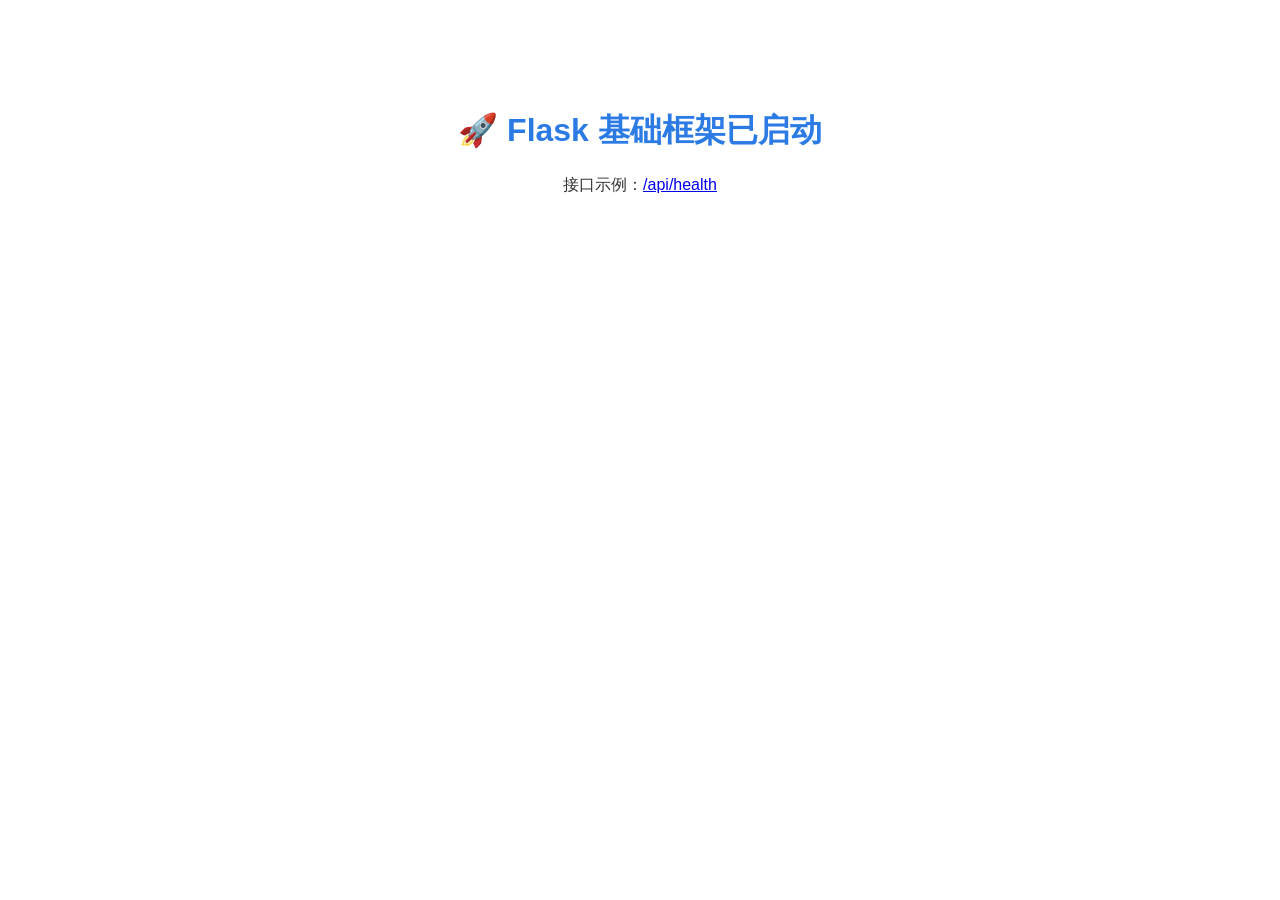
<file: templates/index.html>
<!DOCTYPE html>
<html lang="zh-CN">
<head>
    <meta charset="UTF-8">
    <title>Flask 基础框架</title>
    <style>
        body { font-family: sans-serif; text-align: center; padding-top: 80px; color: #333; }
        h1 { color: #2c7be5; }
    </style>
</head>
<body>
    <h1>🚀 Flask 基础框架已启动</h1>
    <p>接口示例：<a href="/api/health">/api/health</a></p>
</body>
</html>
</file>
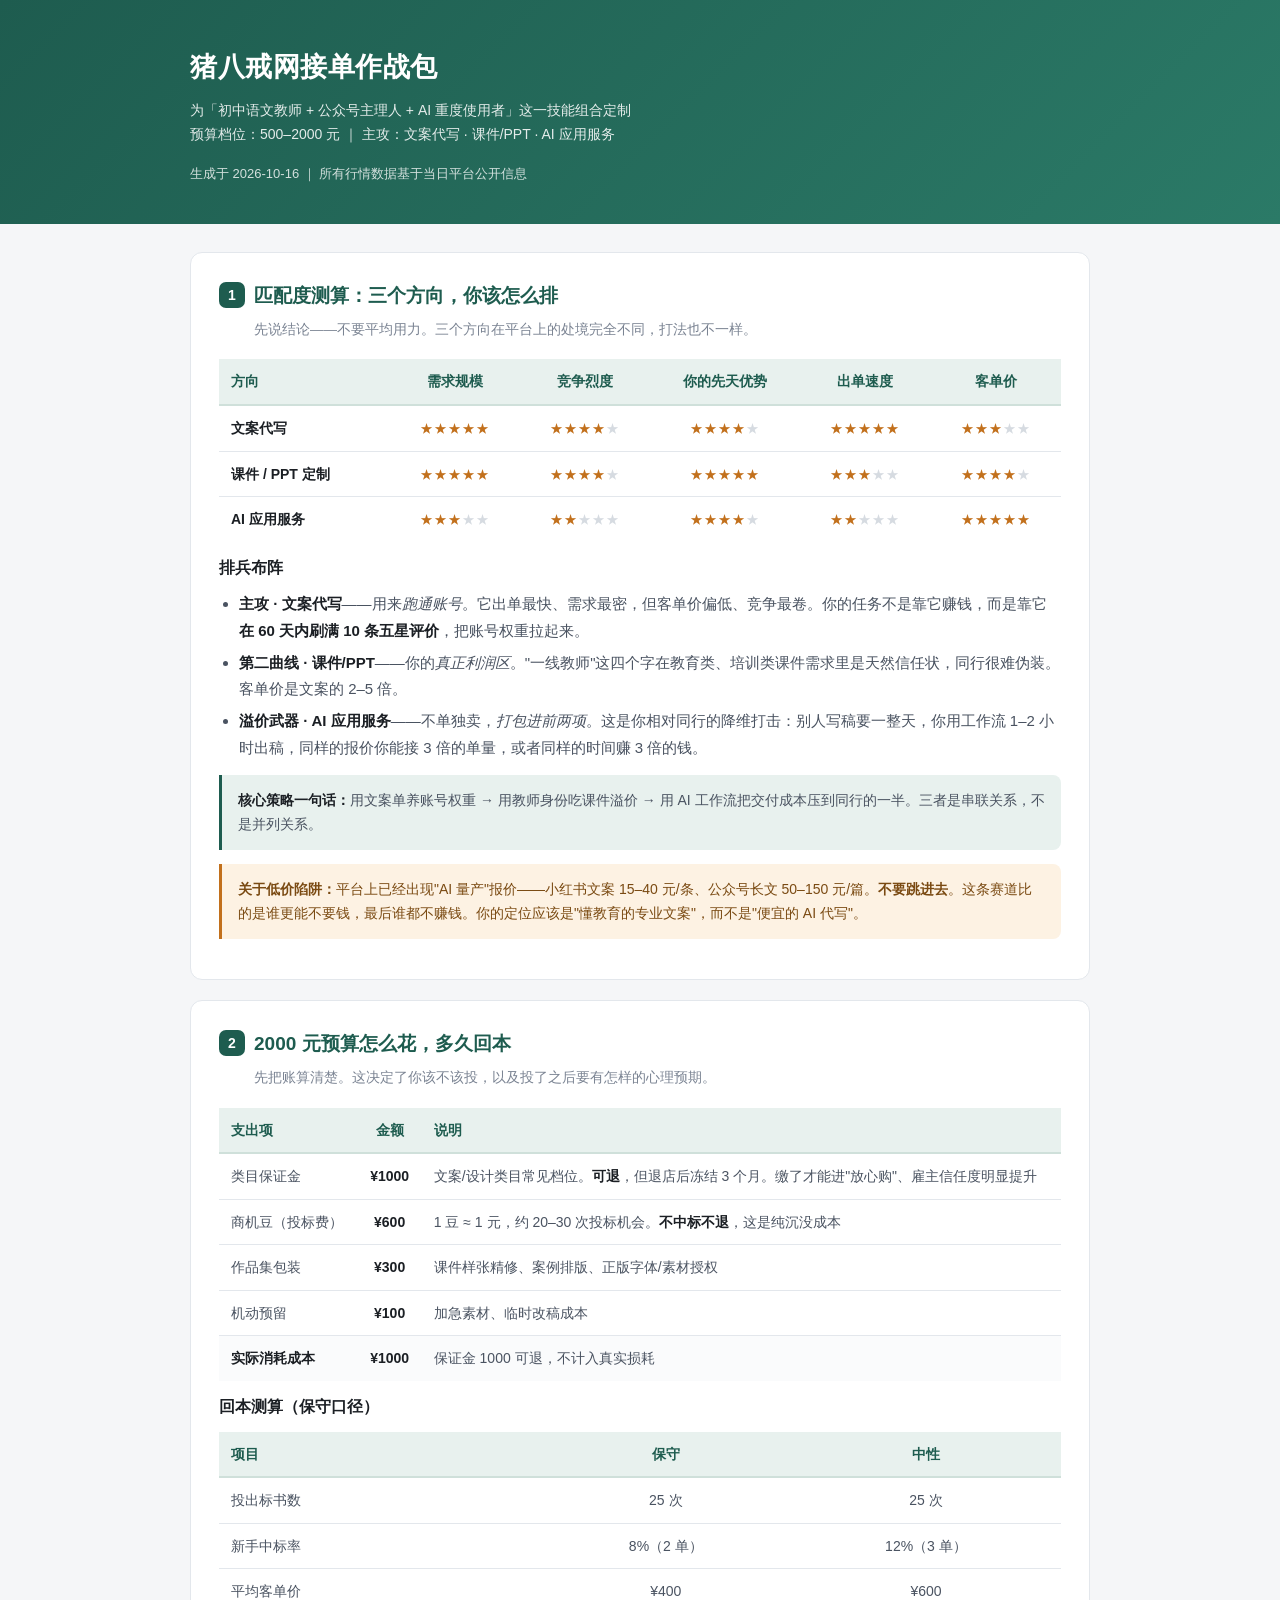
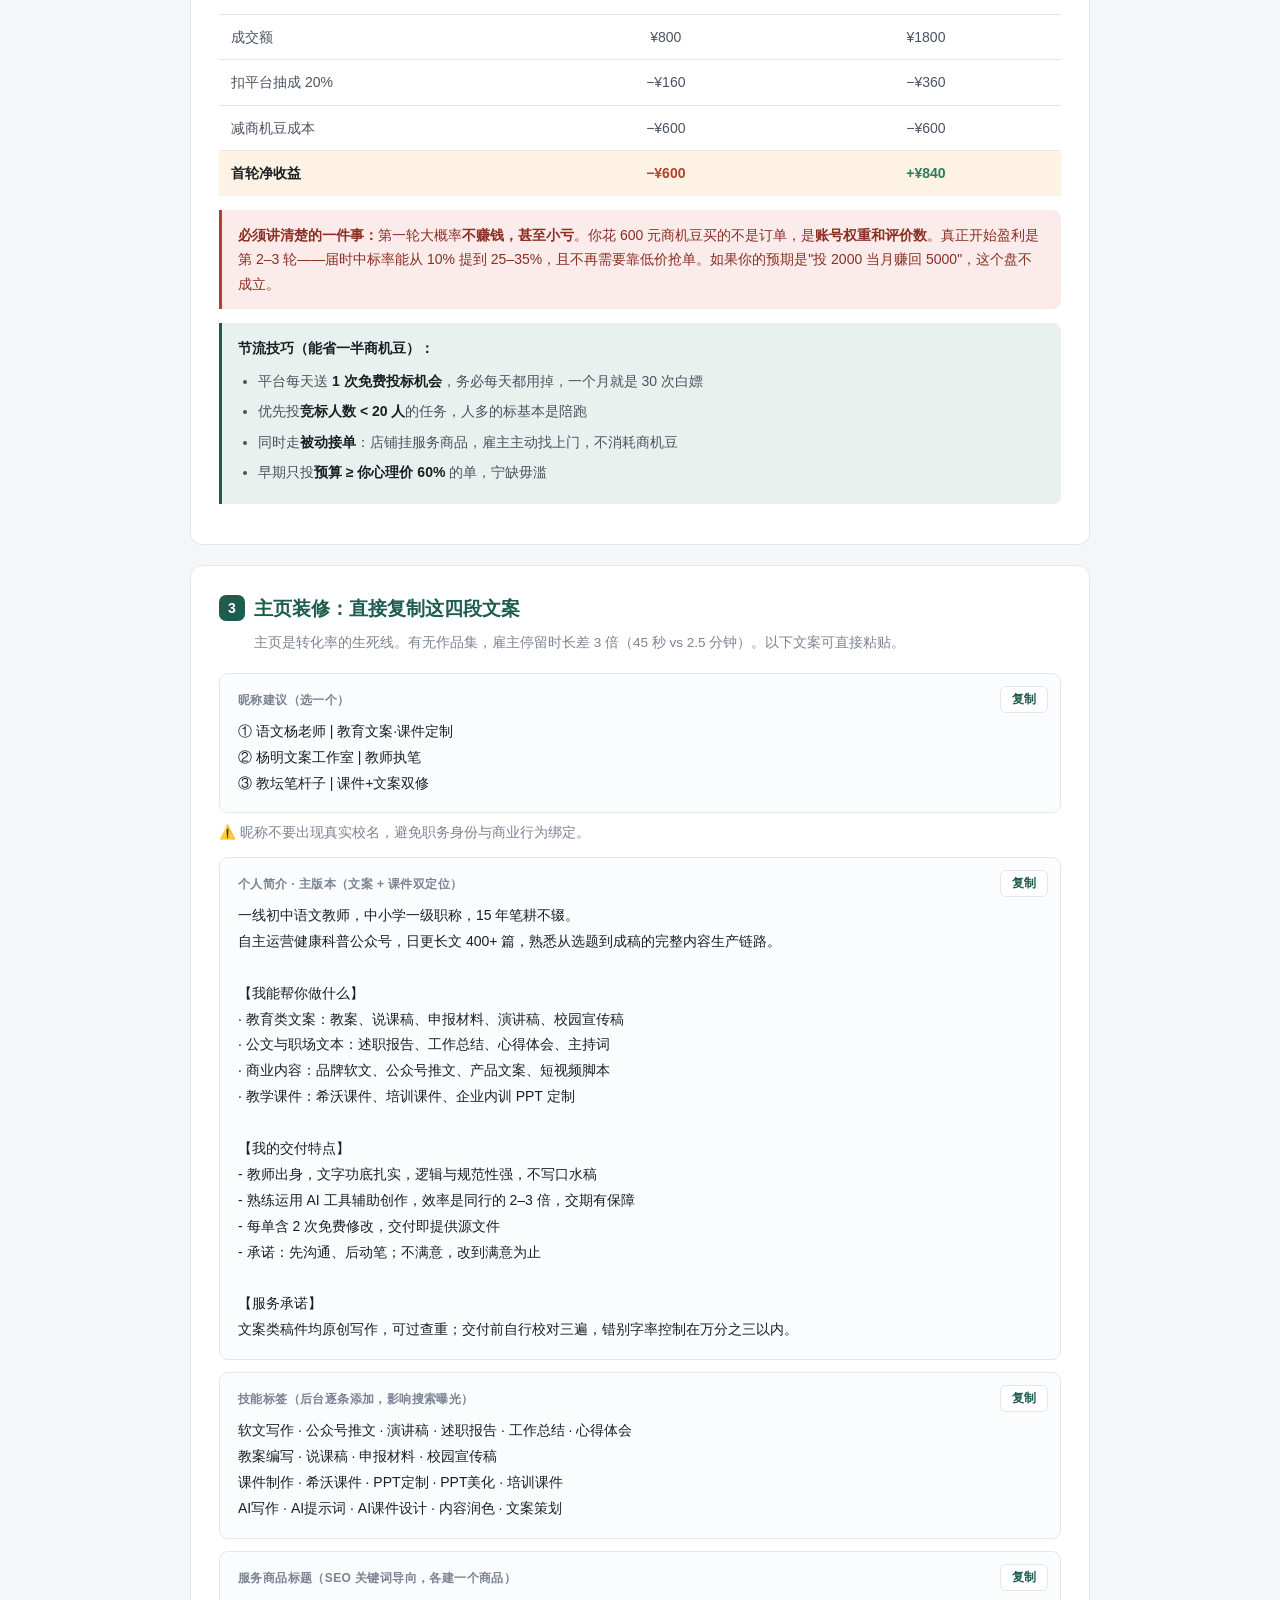
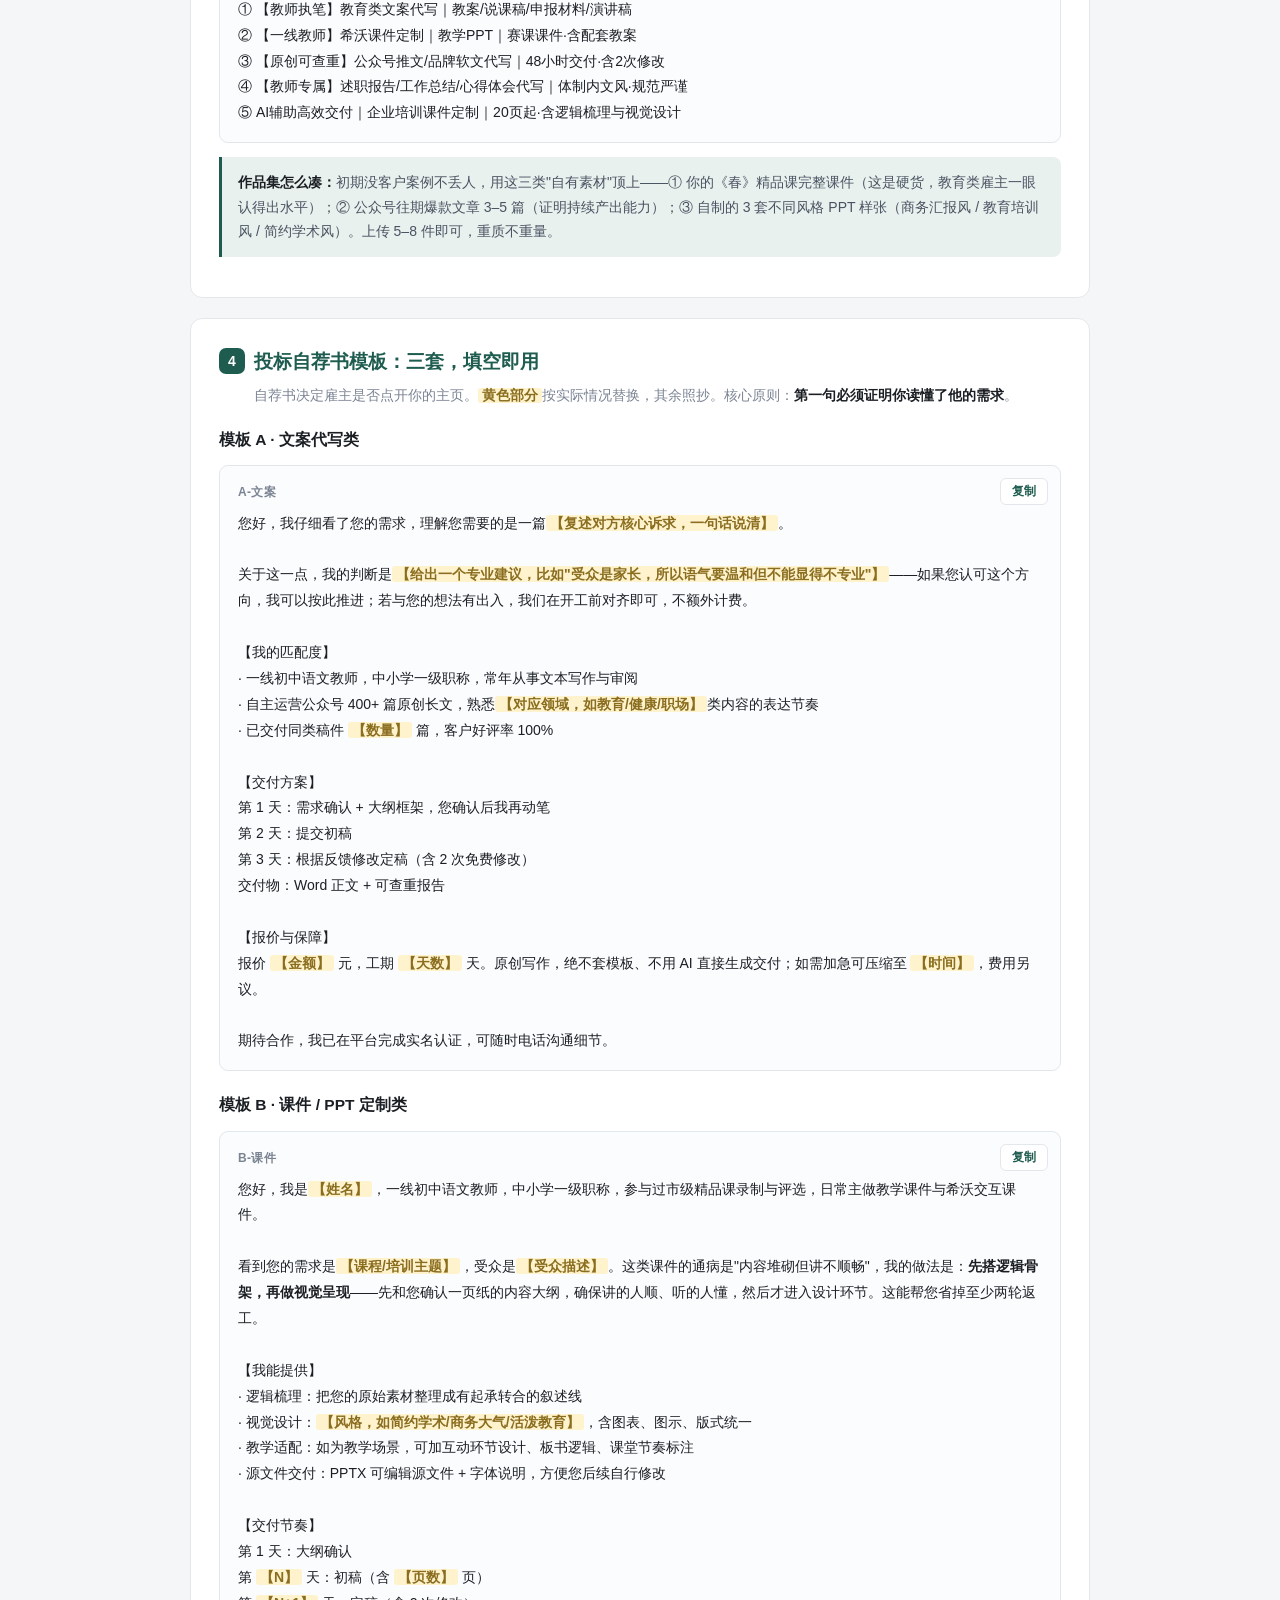
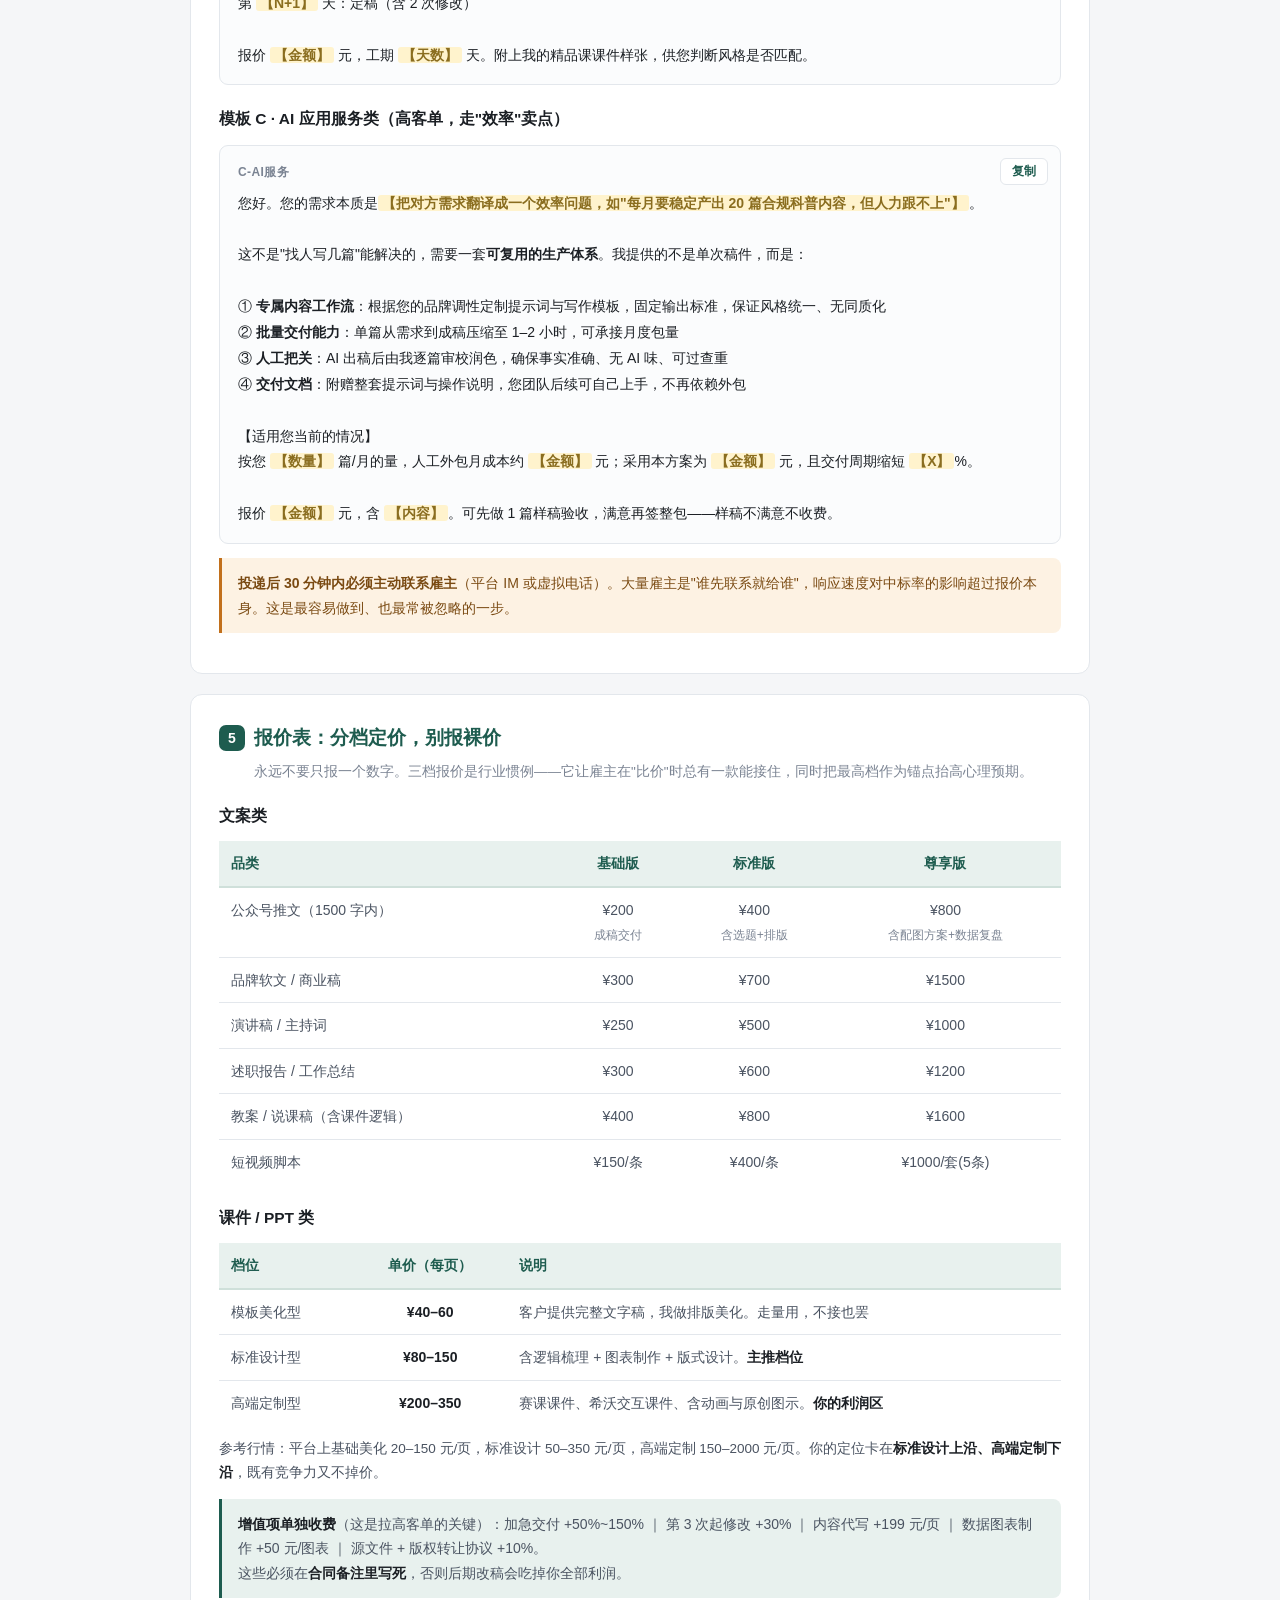
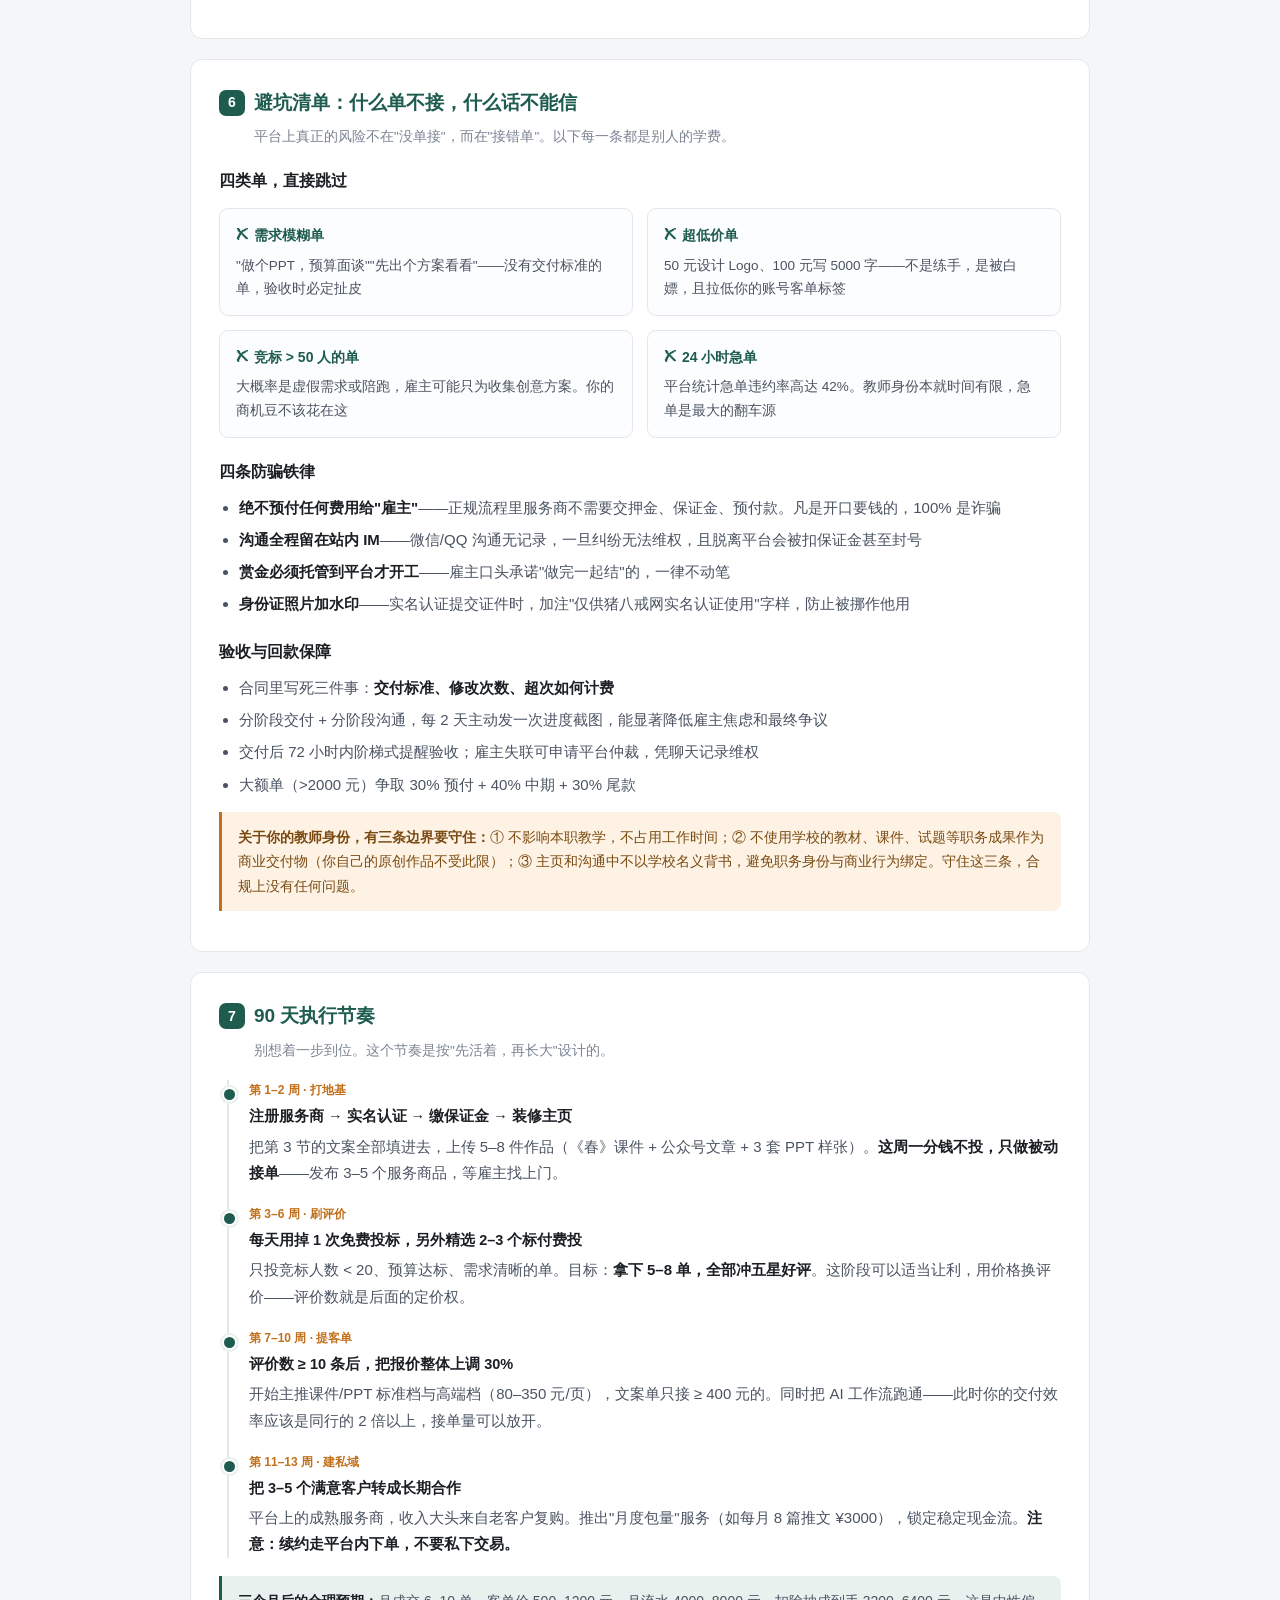
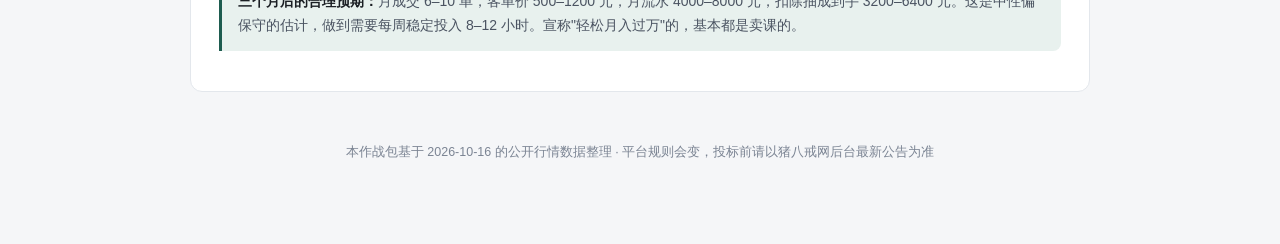
<file: zbj-toolkit/index.html>
<!DOCTYPE html>
<html lang="zh-CN">
<head>
<meta charset="UTF-8">
<meta name="viewport" content="width=device-width, initial-scale=1.0">
<title>猪八戒网接单作战包 · 杨明</title>
<style>
  :root{
    --bg:#f5f6f8;
    --card:#ffffff;
    --ink:#1b1f24;
    --ink-2:#4a5361;
    --ink-3:#7b8493;
    --line:#e3e7ec;
    --brand:#1e5c4f;
    --brand-soft:#e8f1ee;
    --accent:#c2701c;
    --accent-soft:#fdf2e3;
    --danger:#b3402f;
    --danger-soft:#fbeceb;
    --ok:#2f7a5b;
  }
  *{box-sizing:border-box;margin:0;padding:0}
  body{
    background:var(--bg);color:var(--ink);
    font-family:-apple-system,BlinkMacSystemFont,"Segoe UI","PingFang SC","Microsoft YaHei",sans-serif;
    line-height:1.75;font-size:15px;
    padding:0 0 80px;
  }
  .wrap{max-width:940px;margin:0 auto;padding:0 20px}

  header{
    background:linear-gradient(135deg,#1e5c4f 0%,#2b7a67 100%);
    color:#fff;padding:44px 0 38px;margin-bottom:28px;
  }
  header .wrap{display:block}
  h1{font-size:27px;font-weight:700;letter-spacing:.5px;margin-bottom:8px}
  .sub{font-size:14px;opacity:.88;line-height:1.7}
  .meta{margin-top:16px;font-size:13px;opacity:.8}

  section{
    background:var(--card);border:1px solid var(--line);border-radius:12px;
    padding:26px 28px;margin-bottom:20px;
  }
  h2{
    font-size:19px;font-weight:700;color:var(--brand);
    margin-bottom:6px;display:flex;align-items:center;gap:9px;
  }
  h2 .num{
    background:var(--brand);color:#fff;width:26px;height:26px;border-radius:7px;
    display:inline-flex;align-items:center;justify-content:center;
    font-size:14px;font-weight:600;flex:none;
  }
  .lead{color:var(--ink-3);font-size:13.5px;margin-bottom:18px;padding-left:35px}

  h3{font-size:15.5px;font-weight:650;margin:20px 0 10px;color:var(--ink)}
  h3:first-of-type{margin-top:4px}
  p{color:var(--ink-2);margin-bottom:10px}
  strong{color:var(--ink);font-weight:650}
  ul{margin:8px 0 10px 20px;color:var(--ink-2)}
  li{margin-bottom:6px}

  table{width:100%;border-collapse:collapse;margin:12px 0;font-size:14px}
  th{
    background:var(--brand-soft);color:var(--brand);font-weight:650;
    text-align:left;padding:10px 12px;border-bottom:2px solid #cfe0da;
  }
  td{padding:10px 12px;border-bottom:1px solid var(--line);color:var(--ink-2);vertical-align:top}
  tr:last-child td{border-bottom:none}
  td.num,th.num{text-align:center;white-space:nowrap}

  .stars{color:var(--accent);letter-spacing:1px;font-size:13px}
  .stars .off{color:#d6dbe1}

  .copy-box{
    position:relative;background:#fbfcfd;border:1px solid var(--line);
    border-radius:9px;padding:16px 18px;margin:12px 0;
  }
  .copy-box .label{
    font-size:12px;color:var(--ink-3);font-weight:600;letter-spacing:.4px;
    margin-bottom:8px;text-transform:uppercase;
  }
  .copy-box pre{
    white-space:pre-wrap;word-break:break-word;font-family:inherit;
    font-size:14px;color:var(--ink);line-height:1.85;
  }
  .copy-btn{
    position:absolute;top:12px;right:12px;
    background:var(--card);border:1px solid var(--line);color:var(--brand);
    font-size:12px;padding:4px 11px;border-radius:6px;cursor:pointer;
    font-weight:600;transition:.15s;
  }
  .copy-btn:hover{background:var(--brand);color:#fff;border-color:var(--brand)}
  .copy-btn.done{background:var(--ok);color:#fff;border-color:var(--ok)}

  .callout{
    border-left:3px solid var(--brand);background:var(--brand-soft);
    padding:13px 16px;border-radius:0 8px 8px 0;margin:14px 0;font-size:14px;color:var(--ink-2);
  }
  .callout.warn{border-left-color:var(--accent);background:var(--accent-soft);color:#7a4a12}
  .callout.stop{border-left-color:var(--danger);background:var(--danger-soft);color:#8a2f22}
  .callout b{color:var(--ink)}
  .callout.warn b{color:#7a4a12}
  .callout.stop b{color:#8a2f22}

  .grid2{display:grid;grid-template-columns:1fr 1fr;gap:14px;margin:14px 0}
  .mini{
    border:1px solid var(--line);border-radius:9px;padding:14px 16px;background:#fcfdfe;
  }
  .mini h4{font-size:14px;color:var(--brand);margin-bottom:6px;font-weight:650}
  .mini p{font-size:13.5px;margin:0;color:var(--ink-2)}

  .tag{
    display:inline-block;background:var(--brand-soft);color:var(--brand);
    font-size:12.5px;padding:3px 10px;border-radius:20px;margin:3px 5px 3px 0;font-weight:600;
  }
  .tag.grey{background:#eef0f3;color:var(--ink-3)}

  .money{font-variant-numeric:tabular-nums;font-weight:650;color:var(--ink)}

  .timeline{border-left:2px solid var(--line);padding-left:20px;margin-left:8px}
  .tl-item{position:relative;margin-bottom:18px}
  .tl-item::before{
    content:'';position:absolute;left:-27px;top:7px;width:11px;height:11px;
    border-radius:50%;background:var(--brand);border:2px solid #fff;box-shadow:0 0 0 2px var(--brand-soft);
  }
  .tl-item h4{font-size:14.5px;color:var(--ink);margin-bottom:4px}
  .tl-item .when{font-size:12px;color:var(--accent);font-weight:650;margin-bottom:3px}

  .fill{background:#fff3cd;padding:0 4px;border-radius:3px;color:#8a6d1f;font-weight:600}

  footer{text-align:center;color:var(--ink-3);font-size:12.5px;padding:30px 20px 0}

  @media(max-width:680px){
    .grid2{grid-template-columns:1fr}
    section{padding:20px 18px}
    h1{font-size:22px}
    .lead{padding-left:0}
  }
</style>
</head>
<body>

<header>
  <div class="wrap">
    <h1>猪八戒网接单作战包</h1>
    <div class="sub">为「初中语文教师 + 公众号主理人 + AI 重度使用者」这一技能组合定制<br>
    预算档位：500–2000 元 ｜ 主攻：文案代写 · 课件/PPT · AI 应用服务</div>
    <div class="meta">生成于 2026-10-16 ｜ 所有行情数据基于当日平台公开信息</div>
  </div>
</header>

<div class="wrap">

<!-- 1 -->
<section>
  <h2><span class="num">1</span>匹配度测算：三个方向，你该怎么排</h2>
  <div class="lead">先说结论——不要平均用力。三个方向在平台上的处境完全不同，打法也不一样。</div>

  <table>
    <tr>
      <th>方向</th><th class="num">需求规模</th><th class="num">竞争烈度</th>
      <th class="num">你的先天优势</th><th class="num">出单速度</th><th class="num">客单价</th>
    </tr>
    <tr>
      <td><strong>文案代写</strong></td>
      <td class="num"><span class="stars">★★★★★</span></td>
      <td class="num"><span class="stars">★★★★<span class="off">★</span></span></td>
      <td class="num"><span class="stars">★★★★<span class="off">★</span></span></td>
      <td class="num"><span class="stars">★★★★★</span></td>
      <td class="num"><span class="stars">★★★<span class="off">★★</span></span></td>
    </tr>
    <tr>
      <td><strong>课件 / PPT 定制</strong></td>
      <td class="num"><span class="stars">★★★★★</span></td>
      <td class="num"><span class="stars">★★★★<span class="off">★</span></span></td>
      <td class="num"><span class="stars">★★★★★</span></td>
      <td class="num"><span class="stars">★★★<span class="off">★★</span></span></td>
      <td class="num"><span class="stars">★★★★<span class="off">★</span></span></td>
    </tr>
    <tr>
      <td><strong>AI 应用服务</strong></td>
      <td class="num"><span class="stars">★★★<span class="off">★★</span></span></td>
      <td class="num"><span class="stars">★★<span class="off">★★★</span></span></td>
      <td class="num"><span class="stars">★★★★<span class="off">★</span></span></td>
      <td class="num"><span class="stars">★★<span class="off">★★★</span></span></td>
      <td class="num"><span class="stars">★★★★★</span></td>
    </tr>
  </table>

  <h3>排兵布阵</h3>
  <ul>
    <li><strong>主攻 · 文案代写</strong>——用来<em>跑通账号</em>。它出单最快、需求最密，但客单价偏低、竞争最卷。你的任务不是靠它赚钱，而是靠它<strong>在 60 天内刷满 10 条五星评价</strong>，把账号权重拉起来。</li>
    <li><strong>第二曲线 · 课件/PPT</strong>——你的<em>真正利润区</em>。"一线教师"这四个字在教育类、培训类课件需求里是天然信任状，同行很难伪装。客单价是文案的 2–5 倍。</li>
    <li><strong>溢价武器 · AI 应用服务</strong>——不单独卖，<em>打包进前两项</em>。这是你相对同行的降维打击：别人写稿要一整天，你用工作流 1–2 小时出稿，同样的报价你能接 3 倍的单量，或者同样的时间赚 3 倍的钱。</li>
  </ul>

  <div class="callout">
    <b>核心策略一句话：</b>用文案单养账号权重 → 用教师身份吃课件溢价 → 用 AI 工作流把交付成本压到同行的一半。三者是串联关系，不是并列关系。
  </div>

  <div class="callout warn">
    <b>关于低价陷阱：</b>平台上已经出现"AI 量产"报价——小红书文案 15–40 元/条、公众号长文 50–150 元/篇。<b>不要跳进去</b>。这条赛道比的是谁更能不要钱，最后谁都不赚钱。你的定位应该是"懂教育的专业文案"，而不是"便宜的 AI 代写"。
  </div>
</section>

<!-- 2 -->
<section>
  <h2><span class="num">2</span>2000 元预算怎么花，多久回本</h2>
  <div class="lead">先把账算清楚。这决定了你该不该投，以及投了之后要有怎样的心理预期。</div>

  <table>
    <tr><th>支出项</th><th class="num">金额</th><th>说明</th></tr>
    <tr><td>类目保证金</td><td class="num"><span class="money">¥1000</span></td><td>文案/设计类目常见档位。<strong>可退</strong>，但退店后冻结 3 个月。缴了才能进"放心购"、雇主信任度明显提升</td></tr>
    <tr><td>商机豆（投标费）</td><td class="num"><span class="money">¥600</span></td><td>1 豆 ≈ 1 元，约 20–30 次投标机会。<strong>不中标不退</strong>，这是纯沉没成本</td></tr>
    <tr><td>作品集包装</td><td class="num"><span class="money">¥300</span></td><td>课件样张精修、案例排版、正版字体/素材授权</td></tr>
    <tr><td>机动预留</td><td class="num"><span class="money">¥100</span></td><td>加急素材、临时改稿成本</td></tr>
    <tr style="background:#fafbfc"><td><strong>实际消耗成本</strong></td><td class="num"><span class="money">¥1000</span></td><td>保证金 1000 可退，不计入真实损耗</td></tr>
  </table>

  <h3>回本测算（保守口径）</h3>
  <table>
    <tr><th>项目</th><th class="num">保守</th><th class="num">中性</th></tr>
    <tr><td>投出标书数</td><td class="num">25 次</td><td class="num">25 次</td></tr>
    <tr><td>新手中标率</td><td class="num">8%（2 单）</td><td class="num">12%（3 单）</td></tr>
    <tr><td>平均客单价</td><td class="num">¥400</td><td class="num">¥600</td></tr>
    <tr><td>成交额</td><td class="num">¥800</td><td class="num">¥1800</td></tr>
    <tr><td>扣平台抽成 20%</td><td class="num">−¥160</td><td class="num">−¥360</td></tr>
    <tr><td>减商机豆成本</td><td class="num">−¥600</td><td class="num">−¥600</td></tr>
    <tr style="background:var(--accent-soft)"><td><strong>首轮净收益</strong></td><td class="num"><strong style="color:#b3402f">−¥600</strong></td><td class="num"><strong style="color:#2f7a5b">+¥840</strong></td></tr>
  </table>

  <div class="callout stop">
    <b>必须讲清楚的一件事：</b>第一轮大概率<b>不赚钱，甚至小亏</b>。你花 600 元商机豆买的不是订单，是<b>账号权重和评价数</b>。真正开始盈利是第 2–3 轮——届时中标率能从 10% 提到 25–35%，且不再需要靠低价抢单。如果你的预期是"投 2000 当月赚回 5000"，这个盘不成立。
  </div>

  <div class="callout">
    <b>节流技巧（能省一半商机豆）：</b>
    <ul style="margin-bottom:0">
      <li>平台每天送 <strong>1 次免费投标机会</strong>，务必每天都用掉，一个月就是 30 次白嫖</li>
      <li>优先投<strong>竞标人数 &lt; 20 人</strong>的任务，人多的标基本是陪跑</li>
      <li>同时走<strong>被动接单</strong>：店铺挂服务商品，雇主主动找上门，不消耗商机豆</li>
      <li>早期只投<strong>预算 ≥ 你心理价 60%</strong> 的单，宁缺毋滥</li>
    </ul>
  </div>
</section>

<!-- 3 -->
<section>
  <h2><span class="num">3</span>主页装修：直接复制这四段文案</h2>
  <div class="lead">主页是转化率的生死线。有无作品集，雇主停留时长差 3 倍（45 秒 vs 2.5 分钟）。以下文案可直接粘贴。</div>

  <div class="copy-box">
    <button class="copy-btn" onclick="cp(this)">复制</button>
    <div class="label">昵称建议（选一个）</div>
    <pre>① 语文杨老师 | 教育文案·课件定制
② 杨明文案工作室 | 教师执笔
③ 教坛笔杆子 | 课件+文案双修</pre>
  </div>
  <p style="font-size:13.5px;color:var(--ink-3);margin-top:-4px">⚠️ 昵称不要出现真实校名，避免职务身份与商业行为绑定。</p>

  <div class="copy-box">
    <button class="copy-btn" onclick="cp(this)">复制</button>
    <div class="label">个人简介 · 主版本（文案 + 课件双定位）</div>
    <pre>一线初中语文教师，中小学一级职称，15 年笔耕不辍。
自主运营健康科普公众号，日更长文 400+ 篇，熟悉从选题到成稿的完整内容生产链路。

【我能帮你做什么】
· 教育类文案：教案、说课稿、申报材料、演讲稿、校园宣传稿
· 公文与职场文本：述职报告、工作总结、心得体会、主持词
· 商业内容：品牌软文、公众号推文、产品文案、短视频脚本
· 教学课件：希沃课件、培训课件、企业内训 PPT 定制

【我的交付特点】
- 教师出身，文字功底扎实，逻辑与规范性强，不写口水稿
- 熟练运用 AI 工具辅助创作，效率是同行的 2–3 倍，交期有保障
- 每单含 2 次免费修改，交付即提供源文件
- 承诺：先沟通、后动笔；不满意，改到满意为止

【服务承诺】
文案类稿件均原创写作，可过查重；交付前自行校对三遍，错别字率控制在万分之三以内。</pre>
  </div>

  <div class="copy-box">
    <button class="copy-btn" onclick="cp(this)">复制</button>
    <div class="label">技能标签（后台逐条添加，影响搜索曝光）</div>
    <pre>软文写作 · 公众号推文 · 演讲稿 · 述职报告 · 工作总结 · 心得体会
教案编写 · 说课稿 · 申报材料 · 校园宣传稿
课件制作 · 希沃课件 · PPT定制 · PPT美化 · 培训课件
AI写作 · AI提示词 · AI课件设计 · 内容润色 · 文案策划</pre>
  </div>

  <div class="copy-box">
    <button class="copy-btn" onclick="cp(this)">复制</button>
    <div class="label">服务商品标题（SEO 关键词导向，各建一个商品）</div>
    <pre>① 【教师执笔】教育类文案代写｜教案/说课稿/申报材料/演讲稿
② 【一线教师】希沃课件定制｜教学PPT｜赛课课件·含配套教案
③ 【原创可查重】公众号推文/品牌软文代写｜48小时交付·含2次修改
④ 【教师专属】述职报告/工作总结/心得体会代写｜体制内文风·规范严谨
⑤ AI辅助高效交付｜企业培训课件定制｜20页起·含逻辑梳理与视觉设计</pre>
  </div>

  <div class="callout">
    <b>作品集怎么凑：</b>初期没客户案例不丢人，用这三类"自有素材"顶上——① 你的《春》精品课完整课件（这是硬货，教育类雇主一眼认得出水平）；② 公众号往期爆款文章 3–5 篇（证明持续产出能力）；③ 自制的 3 套不同风格 PPT 样张（商务汇报风 / 教育培训风 / 简约学术风）。上传 5–8 件即可，重质不重量。
  </div>
</section>

<!-- 4 -->
<section>
  <h2><span class="num">4</span>投标自荐书模板：三套，填空即用</h2>
  <div class="lead">自荐书决定雇主是否点开你的主页。<span class="fill">黄色部分</span>按实际情况替换，其余照抄。核心原则：<strong>第一句必须证明你读懂了他的需求</strong>。</div>

  <h3>模板 A · 文案代写类</h3>
  <div class="copy-box">
    <button class="copy-btn" onclick="cp(this)">复制</button>
    <div class="label">A-文案</div>
    <pre>您好，我仔细看了您的需求，理解您需要的是一篇<span class="fill">【复述对方核心诉求，一句话说清】</span>。

关于这一点，我的判断是<span class="fill">【给出一个专业建议，比如"受众是家长，所以语气要温和但不能显得不专业"】</span>——如果您认可这个方向，我可以按此推进；若与您的想法有出入，我们在开工前对齐即可，不额外计费。

【我的匹配度】
· 一线初中语文教师，中小学一级职称，常年从事文本写作与审阅
· 自主运营公众号 400+ 篇原创长文，熟悉<span class="fill">【对应领域，如教育/健康/职场】</span>类内容的表达节奏
· 已交付同类稿件 <span class="fill">【数量】</span> 篇，客户好评率 100%

【交付方案】
第 1 天：需求确认 + 大纲框架，您确认后我再动笔
第 2 天：提交初稿
第 3 天：根据反馈修改定稿（含 2 次免费修改）
交付物：Word 正文 + 可查重报告

【报价与保障】
报价 <span class="fill">【金额】</span> 元，工期 <span class="fill">【天数】</span> 天。原创写作，绝不套模板、不用 AI 直接生成交付；如需加急可压缩至 <span class="fill">【时间】</span>，费用另议。

期待合作，我已在平台完成实名认证，可随时电话沟通细节。</pre>
  </div>

  <h3>模板 B · 课件 / PPT 定制类</h3>
  <div class="copy-box">
    <button class="copy-btn" onclick="cp(this)">复制</button>
    <div class="label">B-课件</div>
    <pre>您好，我是<span class="fill">【姓名】</span>，一线初中语文教师，中小学一级职称，参与过市级精品课录制与评选，日常主做教学课件与希沃交互课件。

看到您的需求是<span class="fill">【课程/培训主题】</span>，受众是<span class="fill">【受众描述】</span>。这类课件的通病是"内容堆砌但讲不顺畅"，我的做法是：<strong>先搭逻辑骨架，再做视觉呈现</strong>——先和您确认一页纸的内容大纲，确保讲的人顺、听的人懂，然后才进入设计环节。这能帮您省掉至少两轮返工。

【我能提供】
· 逻辑梳理：把您的原始素材整理成有起承转合的叙述线
· 视觉设计：<span class="fill">【风格，如简约学术/商务大气/活泼教育】</span>，含图表、图示、版式统一
· 教学适配：如为教学场景，可加互动环节设计、板书逻辑、课堂节奏标注
· 源文件交付：PPTX 可编辑源文件 + 字体说明，方便您后续自行修改

【交付节奏】
第 1 天：大纲确认
第 <span class="fill">【N】</span> 天：初稿（含 <span class="fill">【页数】</span> 页）
第 <span class="fill">【N+1】</span> 天：定稿（含 2 次修改）

报价 <span class="fill">【金额】</span> 元，工期 <span class="fill">【天数】</span> 天。附上我的精品课课件样张，供您判断风格是否匹配。</pre>
  </div>

  <h3>模板 C · AI 应用服务类（高客单，走"效率"卖点）</h3>
  <div class="copy-box">
    <button class="copy-btn" onclick="cp(this)">复制</button>
    <div class="label">C-AI服务</div>
    <pre>您好。您的需求本质是<span class="fill">【把对方需求翻译成一个效率问题，如"每月要稳定产出 20 篇合规科普内容，但人力跟不上"】</span>。

这不是"找人写几篇"能解决的，需要一套<strong>可复用的生产体系</strong>。我提供的不是单次稿件，而是：

① <strong>专属内容工作流</strong>：根据您的品牌调性定制提示词与写作模板，固定输出标准，保证风格统一、无同质化
② <strong>批量交付能力</strong>：单篇从需求到成稿压缩至 1–2 小时，可承接月度包量
③ <strong>人工把关</strong>：AI 出稿后由我逐篇审校润色，确保事实准确、无 AI 味、可过查重
④ <strong>交付文档</strong>：附赠整套提示词与操作说明，您团队后续可自己上手，不再依赖外包

【适用您当前的情况】
按您 <span class="fill">【数量】</span> 篇/月的量，人工外包月成本约 <span class="fill">【金额】</span> 元；采用本方案为 <span class="fill">【金额】</span> 元，且交付周期缩短 <span class="fill">【X】</span>%。

报价 <span class="fill">【金额】</span> 元，含 <span class="fill">【内容】</span>。可先做 1 篇样稿验收，满意再签整包——样稿不满意不收费。</pre>
  </div>

  <div class="callout warn">
    <b>投递后 30 分钟内必须主动联系雇主</b>（平台 IM 或虚拟电话）。大量雇主是"谁先联系就给谁"，响应速度对中标率的影响超过报价本身。这是最容易做到、也最常被忽略的一步。
  </div>
</section>

<!-- 5 -->
<section>
  <h2><span class="num">5</span>报价表：分档定价，别报裸价</h2>
  <div class="lead">永远不要只报一个数字。三档报价是行业惯例——它让雇主在"比价"时总有一款能接住，同时把最高档作为锚点抬高心理预期。</div>

  <h3>文案类</h3>
  <table>
    <tr><th>品类</th><th class="num">基础版</th><th class="num">标准版</th><th class="num">尊享版</th></tr>
    <tr><td>公众号推文（1500 字内）</td><td class="num">¥200<br><span style="font-size:12px;color:#7b8493">成稿交付</span></td><td class="num">¥400<br><span style="font-size:12px;color:#7b8493">含选题+排版</span></td><td class="num">¥800<br><span style="font-size:12px;color:#7b8493">含配图方案+数据复盘</span></td></tr>
    <tr><td>品牌软文 / 商业稿</td><td class="num">¥300</td><td class="num">¥700</td><td class="num">¥1500</td></tr>
    <tr><td>演讲稿 / 主持词</td><td class="num">¥250</td><td class="num">¥500</td><td class="num">¥1000</td></tr>
    <tr><td>述职报告 / 工作总结</td><td class="num">¥300</td><td class="num">¥600</td><td class="num">¥1200</td></tr>
    <tr><td>教案 / 说课稿（含课件逻辑）</td><td class="num">¥400</td><td class="num">¥800</td><td class="num">¥1600</td></tr>
    <tr><td>短视频脚本</td><td class="num">¥150/条</td><td class="num">¥400/条</td><td class="num">¥1000/套(5条)</td></tr>
  </table>

  <h3>课件 / PPT 类</h3>
  <table>
    <tr><th>档位</th><th class="num">单价（每页）</th><th>说明</th></tr>
    <tr><td>模板美化型</td><td class="num"><span class="money">¥40–60</span></td><td>客户提供完整文字稿，我做排版美化。走量用，不接也罢</td></tr>
    <tr><td>标准设计型</td><td class="num"><span class="money">¥80–150</span></td><td>含逻辑梳理 + 图表制作 + 版式设计。<strong>主推档位</strong></td></tr>
    <tr><td>高端定制型</td><td class="num"><span class="money">¥200–350</span></td><td>赛课课件、希沃交互课件、含动画与原创图示。<strong>你的利润区</strong></td></tr>
  </table>
  <p style="font-size:13.5px">参考行情：平台上基础美化 20–150 元/页，标准设计 50–350 元/页，高端定制 150–2000 元/页。你的定位卡在<strong>标准设计上沿、高端定制下沿</strong>，既有竞争力又不掉价。</p>

  <div class="callout">
    <b>增值项单独收费</b>（这是拉高客单的关键）：加急交付 +50%~150% ｜ 第 3 次起修改 +30% ｜ 内容代写 +199 元/页 ｜ 数据图表制作 +50 元/图表 ｜ 源文件 + 版权转让协议 +10%。<br>
    这些必须在<strong>合同备注里写死</strong>，否则后期改稿会吃掉你全部利润。
  </div>
</section>

<!-- 6 -->
<section>
  <h2><span class="num">6</span>避坑清单：什么单不接，什么话不能信</h2>
  <div class="lead">平台上真正的风险不在"没单接"，而在"接错单"。以下每一条都是别人的学费。</div>

  <h3>四类单，直接跳过</h3>
  <div class="grid2">
    <div class="mini"><h4>✗ 需求模糊单</h4><p>"做个PPT，预算面谈""先出个方案看看"——没有交付标准的单，验收时必定扯皮</p></div>
    <div class="mini"><h4>✗ 超低价单</h4><p>50 元设计 Logo、100 元写 5000 字——不是练手，是被白嫖，且拉低你的账号客单标签</p></div>
    <div class="mini"><h4>✗ 竞标 &gt; 50 人的单</h4><p>大概率是虚假需求或陪跑，雇主可能只为收集创意方案。你的商机豆不该花在这</p></div>
    <div class="mini"><h4>✗ 24 小时急单</h4><p>平台统计急单违约率高达 42%。教师身份本就时间有限，急单是最大的翻车源</p></div>
  </div>

  <h3>四条防骗铁律</h3>
  <ul>
    <li><strong>绝不预付任何费用给"雇主"</strong>——正规流程里服务商不需要交押金、保证金、预付款。凡是开口要钱的，100% 是诈骗</li>
    <li><strong>沟通全程留在站内 IM</strong>——微信/QQ 沟通无记录，一旦纠纷无法维权，且脱离平台会被扣保证金甚至封号</li>
    <li><strong>赏金必须托管到平台才开工</strong>——雇主口头承诺"做完一起结"的，一律不动笔</li>
    <li><strong>身份证照片加水印</strong>——实名认证提交证件时，加注"仅供猪八戒网实名认证使用"字样，防止被挪作他用</li>
  </ul>

  <h3>验收与回款保障</h3>
  <ul>
    <li>合同里写死三件事：<strong>交付标准、修改次数、超次如何计费</strong></li>
    <li>分阶段交付 + 分阶段沟通，每 2 天主动发一次进度截图，能显著降低雇主焦虑和最终争议</li>
    <li>交付后 72 小时内阶梯式提醒验收；雇主失联可申请平台仲裁，凭聊天记录维权</li>
    <li>大额单（&gt;2000 元）争取 30% 预付 + 40% 中期 + 30% 尾款</li>
  </ul>

  <div class="callout warn">
    <b>关于你的教师身份，有三条边界要守住：</b>① 不影响本职教学，不占用工作时间；② 不使用学校的教材、课件、试题等职务成果作为商业交付物（你自己的原创作品不受此限）；③ 主页和沟通中不以学校名义背书，避免职务身份与商业行为绑定。守住这三条，合规上没有任何问题。
  </div>
</section>

<!-- 7 -->
<section>
  <h2><span class="num">7</span>90 天执行节奏</h2>
  <div class="lead">别想着一步到位。这个节奏是按"先活着，再长大"设计的。</div>

  <div class="timeline">
    <div class="tl-item">
      <div class="when">第 1–2 周 · 打地基</div>
      <h4>注册服务商 → 实名认证 → 缴保证金 → 装修主页</h4>
      <p>把第 3 节的文案全部填进去，上传 5–8 件作品（《春》课件 + 公众号文章 + 3 套 PPT 样张）。<strong>这周一分钱不投，只做被动接单</strong>——发布 3–5 个服务商品，等雇主找上门。</p>
    </div>
    <div class="tl-item">
      <div class="when">第 3–6 周 · 刷评价</div>
      <h4>每天用掉 1 次免费投标，另外精选 2–3 个标付费投</h4>
      <p>只投竞标人数 &lt; 20、预算达标、需求清晰的单。目标：<strong>拿下 5–8 单，全部冲五星好评</strong>。这阶段可以适当让利，用价格换评价——评价数就是后面的定价权。</p>
    </div>
    <div class="tl-item">
      <div class="when">第 7–10 周 · 提客单</div>
      <h4>评价数 ≥ 10 条后，把报价整体上调 30%</h4>
      <p>开始主推课件/PPT 标准档与高端档（80–350 元/页），文案单只接 ≥ 400 元的。同时把 AI 工作流跑通——此时你的交付效率应该是同行的 2 倍以上，接单量可以放开。</p>
    </div>
    <div class="tl-item">
      <div class="when">第 11–13 周 · 建私域</div>
      <h4>把 3–5 个满意客户转成长期合作</h4>
      <p>平台上的成熟服务商，收入大头来自老客户复购。推出"月度包量"服务（如每月 8 篇推文 ¥3000），锁定稳定现金流。<strong>注意：续约走平台内下单，不要私下交易。</strong></p>
    </div>
  </div>

  <div class="callout">
    <b>三个月后的合理预期：</b>月成交 6–10 单，客单价 500–1200 元，月流水 4000–8000 元，扣除抽成到手 3200–6400 元。这是中性偏保守的估计，做到需要每周稳定投入 8–12 小时。宣称"轻松月入过万"的，基本都是卖课的。
  </div>
</section>

<footer>
  本作战包基于 2026-10-16 的公开行情数据整理 · 平台规则会变，投标前请以猪八戒网后台最新公告为准
</footer>

</div>

<script>
function cp(btn){
  var box = btn.closest('.copy-box');
  var pre = box.querySelector('pre');
  var text = pre.innerText;
  navigator.clipboard.writeText(text).then(function(){
    var old = btn.innerText;
    btn.innerText = '已复制';
    btn.classList.add('done');
    setTimeout(function(){ btn.innerText = old; btn.classList.remove('done'); }, 1600);
  }).catch(function(){
    var r = document.createRange();
    r.selectNodeContents(pre);
    var s = window.getSelection();
    s.removeAllRanges(); s.addRange(r);
    btn.innerText = '请手动复制';
    setTimeout(function(){ btn.innerText = '复制'; }, 1600);
  });
}
</script>

</body>
</html>
</file>
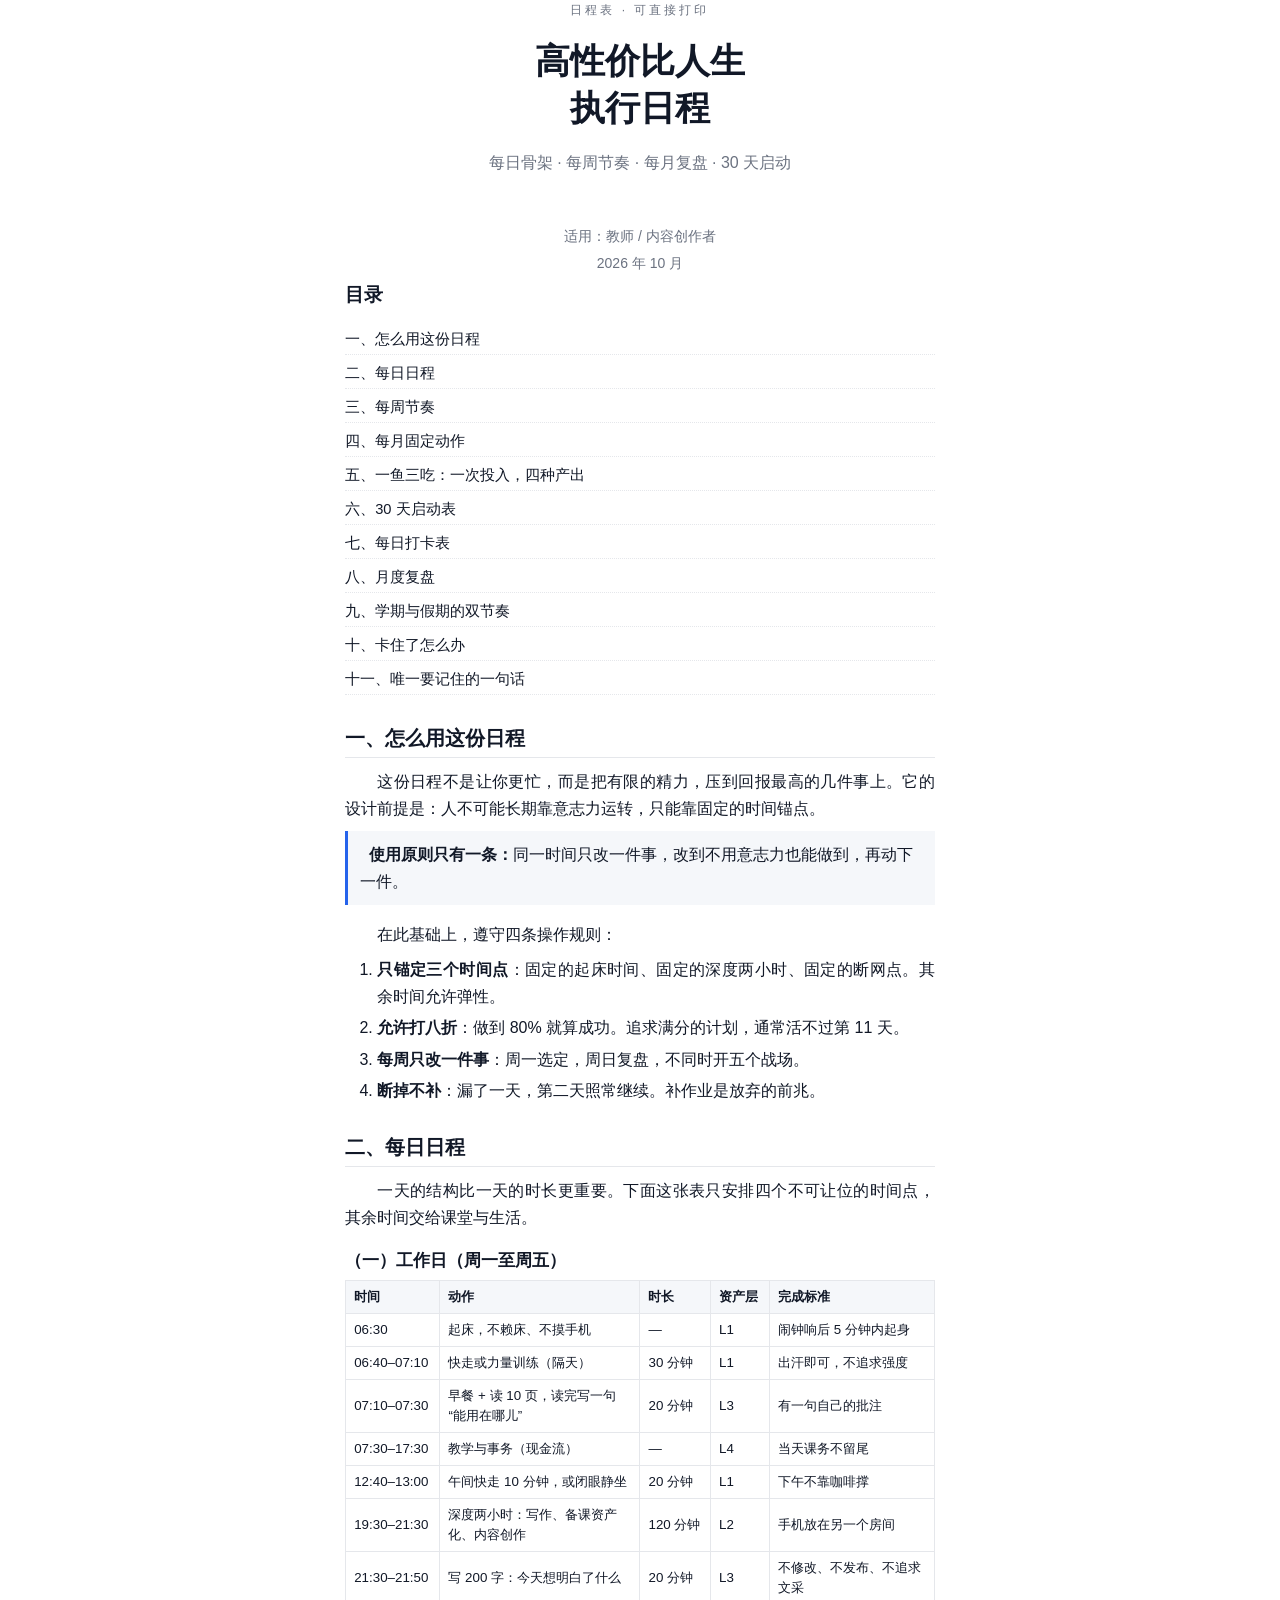
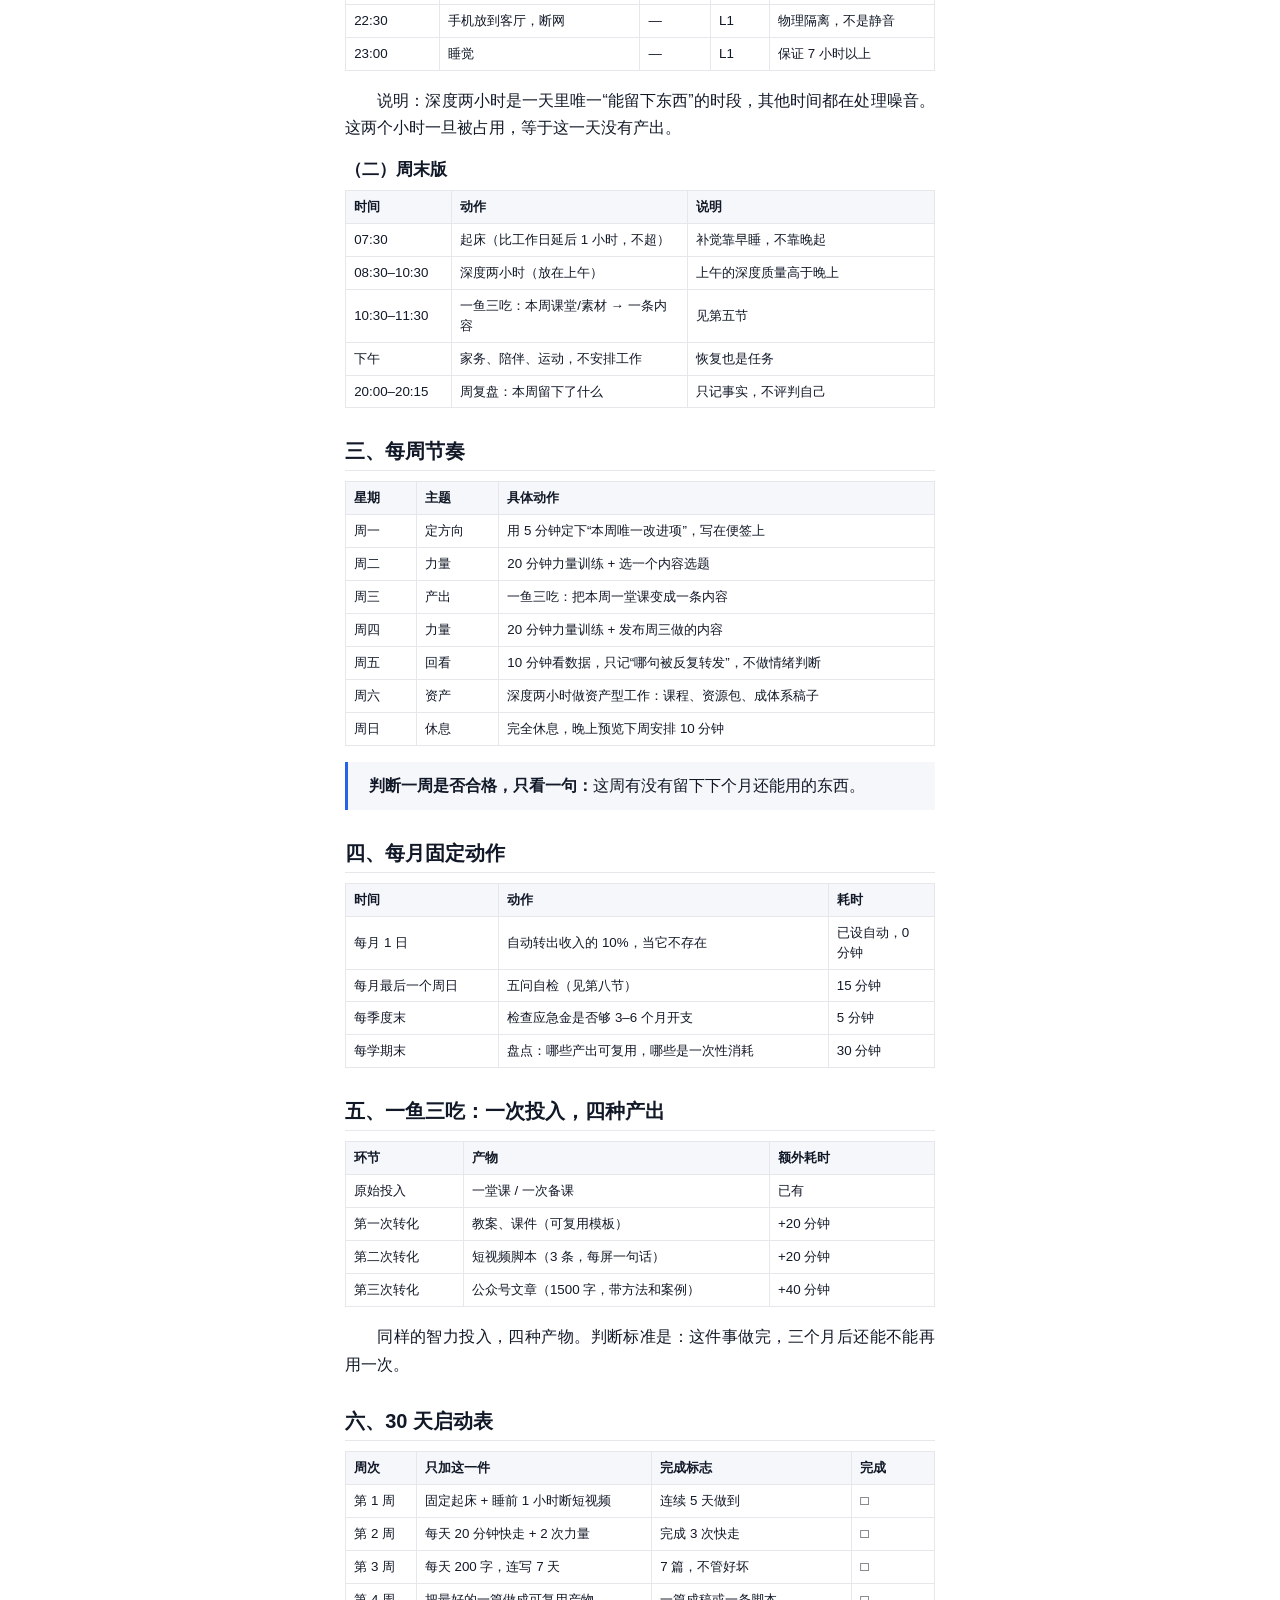
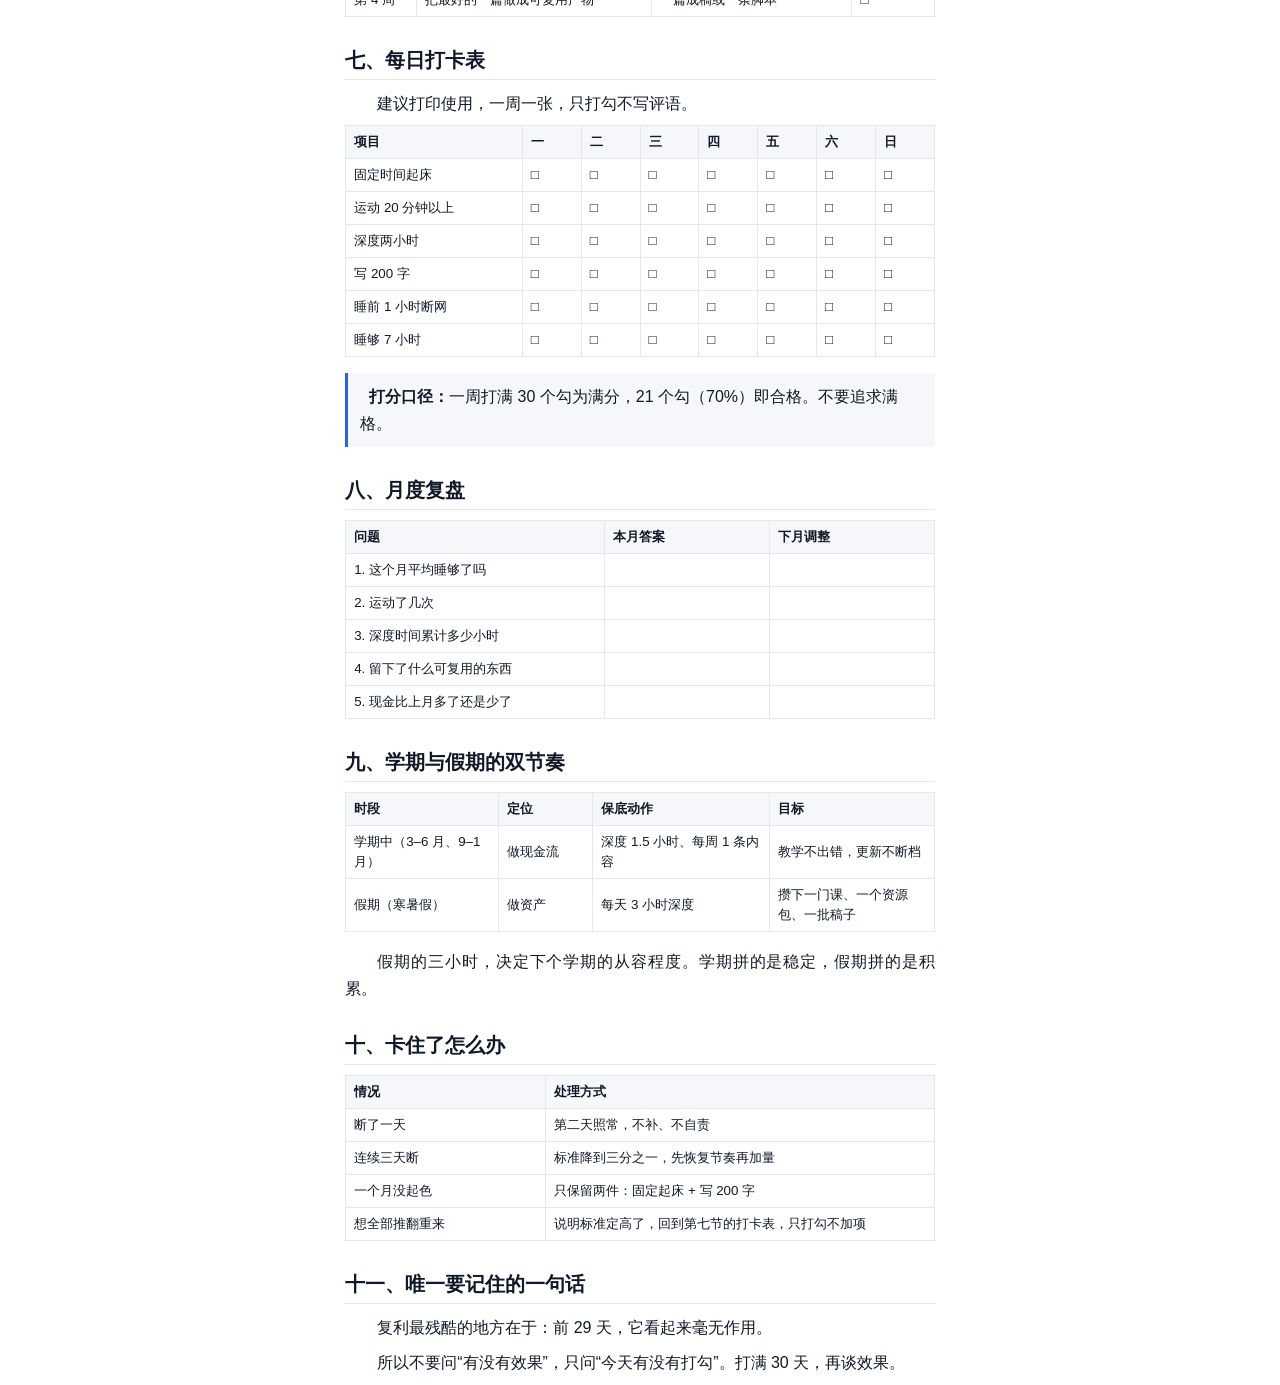
<file: output/f4c31873-a9f9-48b6-88e5-b366ae958c16/stage2/formatted-高性价比人生-执行日程.html>
<!DOCTYPE html>
<html lang="zh-CN">
<head>
<meta charset="UTF-8">
<meta name="viewport" content="width=device-width, initial-scale=1.0">
<meta name="docx-page-size" content="A4">
<title>高性价比人生 · 执行日程</title>
<style>
:root {
  --page-content-width: var(--layout-maxContentWidth, 15.6cm);
  --fs-h2: var(--typography-fontSize-h2, 15pt);
  --fs-h3: var(--typography-fontSize-h3, 13pt);
  --fs-body: 12pt;
  --fs-table: 10pt;
  --fs-small: var(--typography-fontSize-small, 9pt);
  --fs-cover-title: 26pt;
  --fs-cover-sub: 12pt;
  --fs-cover-meta: 10.5pt;
  --fs-toc: 11pt;
  --fs-toc-title: var(--typography-fontSize-h3, 14pt);
  --ff-body: "SimSun", "宋体", "Microsoft YaHei", sans-serif;
  --ff-heading: "Microsoft YaHei", "微软雅黑", "SimSun", sans-serif;
  --lh-body: var(--typography-lineHeight-body, 1.7);
  --color-primary: #2563EB;
  --color-text: #111827;
  --color-muted: #6B7280;
  --color-border: #E5E7EB;
  --color-highlight: #F5F7FA;
  --color-bg: #FFFFFF;
  --sp-1: 0.25em;
  --sp-2: 0.5em;
  --sp-3: 0.75em;
  --sp-4: 1em;
  --sp-5: 1.5em;
  --sp-6: 2em;
  --sp-7: 3em;
  --sp-px-1: 4px;
  --sp-px-2: 6px;
  --sp-px-3: 8px;
  --sp-px-4: 10px;
  --sp-px-5: 12px;
}

* { box-sizing: border-box; margin: 0; padding: 0; }

body {
  font-family: var(--ff-body);
  font-size: var(--fs-body);
  line-height: var(--lh-body);
  color: var(--color-text);
  background: var(--color-bg);
  max-width: var(--page-content-width);
  margin-left: auto;
  margin-right: auto;
}

p { font-family: var(--ff-body); font-size: var(--fs-body); line-height: var(--lh-body); text-indent: 2em; margin-bottom: var(--sp-2); text-align: justify; }

h2 { font-family: var(--ff-heading); font-size: var(--fs-h2); font-weight: 700; color: var(--color-text); line-height: 1.3; text-indent: 0; margin-top: var(--sp-5); margin-bottom: var(--sp-2); padding-bottom: var(--sp-px-2); border-bottom: 1px solid var(--color-border); }
h3 { font-family: var(--ff-heading); font-size: var(--fs-h3); font-weight: 700; color: var(--color-text); line-height: 1.3; text-indent: 0; margin-top: var(--sp-4); margin-bottom: var(--sp-2); }

table { border-collapse: collapse; width: 100%; margin: var(--sp-2) 0 var(--sp-4) 0; }
th, td { border: 1px solid var(--color-border); padding: var(--sp-px-2) var(--sp-px-3); font-family: var(--ff-body); font-size: var(--fs-table); line-height: 1.5; text-align: left; text-indent: 0; vertical-align: middle; }
th { background: var(--color-highlight); font-family: var(--ff-heading); font-weight: 700; }
td p, th p { text-indent: 0; margin-bottom: 0; font-size: var(--fs-table); text-align: left; }
caption { caption-side: top; font-family: var(--ff-heading); font-size: var(--fs-small); color: var(--color-muted); text-align: left; padding-bottom: var(--sp-px-1); }

ul, ol { padding-left: var(--sp-6); margin-bottom: var(--sp-2); }
li { font-family: var(--ff-body); font-size: var(--fs-body); line-height: var(--lh-body); margin-bottom: var(--sp-1); text-align: justify; }

.note { text-indent: 0; background: var(--color-highlight); border-left: 3px solid var(--color-primary); padding: var(--sp-px-4) var(--sp-px-5); margin: var(--sp-2) 0 var(--sp-4) 0; text-align: left; }
.lead { text-indent: 2em; color: var(--color-text); }

.cover-eyebrow { text-align: center; text-indent: 0; font-family: var(--ff-heading); font-size: var(--fs-small); letter-spacing: 3px; color: var(--color-muted); margin-bottom: var(--sp-5); }
.cover-title { text-align: center; text-indent: 0; font-family: var(--ff-heading); font-size: var(--fs-cover-title); font-weight: 700; line-height: 1.35; color: var(--color-text); margin-bottom: var(--sp-2); }
.cover-subtitle { text-align: center; text-indent: 0; font-family: var(--ff-heading); font-size: var(--fs-cover-sub); color: var(--color-muted); margin-bottom: var(--sp-7); }
.cover-meta { text-align: center; text-indent: 0; font-family: var(--ff-body); font-size: var(--fs-cover-meta); color: var(--color-muted); margin-bottom: var(--sp-1); }

.doc-toc { padding: 0; background: var(--color-bg); }
.toc-title { text-align: left; text-indent: 0; font-family: var(--ff-heading); font-size: var(--fs-toc-title); font-weight: 700; margin-bottom: var(--sp-3); }
.toc-list, .toc-list ol, .toc-list ul { list-style: none; list-style-type: none; padding-left: 0; }
.toc-list li { text-indent: 0; font-size: var(--fs-toc); line-height: 2; border-bottom: 1px dotted var(--color-border); }
.toc-list a { color: var(--color-text); text-decoration: none; }

@page { @bottom-center { content: counter(page); } }
@page cover { @bottom-center { content: none; } }
section[role="cover"] { page: cover; }
</style>
</head>
<body>

<section role="cover">
  <p class="cover-eyebrow">日程表 · 可直接打印</p>
  <p class="cover-title">高性价比人生<br>执行日程</p>
  <p class="cover-subtitle">每日骨架 · 每周节奏 · 每月复盘 · 30 天启动</p>
  <p class="cover-meta">适用：教师 / 内容创作者</p>
  <p class="cover-meta">2026 年 10 月</p>
</section>

<section role="cover">
<nav class="doc-toc" aria-label="文档目录">
  <p class="toc-title">目录</p>
  <ol class="toc-list">
    <li><a href="#section-1">一、怎么用这份日程</a></li>
    <li><a href="#section-2">二、每日日程</a></li>
    <li><a href="#section-3">三、每周节奏</a></li>
    <li><a href="#section-4">四、每月固定动作</a></li>
    <li><a href="#section-5">五、一鱼三吃：一次投入，四种产出</a></li>
    <li><a href="#section-6">六、30 天启动表</a></li>
    <li><a href="#section-7">七、每日打卡表</a></li>
    <li><a href="#section-8">八、月度复盘</a></li>
    <li><a href="#section-9">九、学期与假期的双节奏</a></li>
    <li><a href="#section-10">十、卡住了怎么办</a></li>
    <li><a href="#section-11">十一、唯一要记住的一句话</a></li>
  </ol>
</nav>
</section>

<section role="body" data-page-restart="1">

<h2 id="section-1">一、怎么用这份日程</h2>
<p>这份日程不是让你更忙，而是把有限的精力，压到回报最高的几件事上。它的设计前提是：人不可能长期靠意志力运转，只能靠固定的时间锚点。</p>
<p class="note">&nbsp;&nbsp;<strong>使用原则只有一条：</strong>同一时间只改一件事，改到不用意志力也能做到，再动下一件。</p>
<p>在此基础上，遵守四条操作规则：</p>
<ol>
  <li><strong>只锚定三个时间点</strong>：固定的起床时间、固定的深度两小时、固定的断网点。其余时间允许弹性。</li>
  <li><strong>允许打八折</strong>：做到 80% 就算成功。追求满分的计划，通常活不过第 11 天。</li>
  <li><strong>每周只改一件事</strong>：周一选定，周日复盘，不同时开五个战场。</li>
  <li><strong>断掉不补</strong>：漏了一天，第二天照常继续。补作业是放弃的前兆。</li>
</ol>

<h2 id="section-2">二、每日日程</h2>
<p>一天的结构比一天的时长更重要。下面这张表只安排四个不可让位的时间点，其余时间交给课堂与生活。</p>
<h3>（一）工作日（周一至周五）</h3>
<table>
  <thead>
    <tr><th style="width:16%">时间</th><th style="width:34%">动作</th><th style="width:12%">时长</th><th style="width:10%">资产层</th><th style="width:28%">完成标准</th></tr>
  </thead>
  <tbody>
    <tr><td>06:30</td><td>起床，不赖床、不摸手机</td><td>—</td><td>L1</td><td>闹钟响后 5 分钟内起身</td></tr>
    <tr><td>06:40–07:10</td><td>快走或力量训练（隔天）</td><td>30 分钟</td><td>L1</td><td>出汗即可，不追求强度</td></tr>
    <tr><td>07:10–07:30</td><td>早餐 + 读 10 页，读完写一句“能用在哪儿”</td><td>20 分钟</td><td>L3</td><td>有一句自己的批注</td></tr>
    <tr><td>07:30–17:30</td><td>教学与事务（现金流）</td><td>—</td><td>L4</td><td>当天课务不留尾</td></tr>
    <tr><td>12:40–13:00</td><td>午间快走 10 分钟，或闭眼静坐</td><td>20 分钟</td><td>L1</td><td>下午不靠咖啡撑</td></tr>
    <tr><td>19:30–21:30</td><td>深度两小时：写作、备课资产化、内容创作</td><td>120 分钟</td><td>L2</td><td>手机放在另一个房间</td></tr>
    <tr><td>21:30–21:50</td><td>写 200 字：今天想明白了什么</td><td>20 分钟</td><td>L3</td><td>不修改、不发布、不追求文采</td></tr>
    <tr><td>22:30</td><td>手机放到客厅，断网</td><td>—</td><td>L1</td><td>物理隔离，不是静音</td></tr>
    <tr><td>23:00</td><td>睡觉</td><td>—</td><td>L1</td><td>保证 7 小时以上</td></tr>
  </tbody>
</table>
<p class="lead">说明：深度两小时是一天里唯一“能留下东西”的时段，其他时间都在处理噪音。这两个小时一旦被占用，等于这一天没有产出。</p>

<h3>（二）周末版</h3>
<table>
  <thead>
    <tr><th style="width:18%">时间</th><th style="width:40%">动作</th><th style="width:42%">说明</th></tr>
  </thead>
  <tbody>
    <tr><td>07:30</td><td>起床（比工作日延后 1 小时，不超）</td><td>补觉靠早睡，不靠晚起</td></tr>
    <tr><td>08:30–10:30</td><td>深度两小时（放在上午）</td><td>上午的深度质量高于晚上</td></tr>
    <tr><td>10:30–11:30</td><td>一鱼三吃：本周课堂/素材 → 一条内容</td><td>见第五节</td></tr>
    <tr><td>下午</td><td>家务、陪伴、运动，不安排工作</td><td>恢复也是任务</td></tr>
    <tr><td>20:00–20:15</td><td>周复盘：本周留下了什么</td><td>只记事实，不评判自己</td></tr>
  </tbody>
</table>

<h2 id="section-3">三、每周节奏</h2>
<table>
  <thead>
    <tr><th style="width:12%">星期</th><th style="width:14%">主题</th><th style="width:74%">具体动作</th></tr>
  </thead>
  <tbody>
    <tr><td>周一</td><td>定方向</td><td>用 5 分钟定下“本周唯一改进项”，写在便签上</td></tr>
    <tr><td>周二</td><td>力量</td><td>20 分钟力量训练 + 选一个内容选题</td></tr>
    <tr><td>周三</td><td>产出</td><td>一鱼三吃：把本周一堂课变成一条内容</td></tr>
    <tr><td>周四</td><td>力量</td><td>20 分钟力量训练 + 发布周三做的内容</td></tr>
    <tr><td>周五</td><td>回看</td><td>10 分钟看数据，只记“哪句被反复转发”，不做情绪判断</td></tr>
    <tr><td>周六</td><td>资产</td><td>深度两小时做资产型工作：课程、资源包、成体系稿子</td></tr>
    <tr><td>周日</td><td>休息</td><td>完全休息，晚上预览下周安排 10 分钟</td></tr>
  </tbody>
</table>
<p class="note">&nbsp;&nbsp;<strong>判断一周是否合格，只看一句：</strong>这周有没有留下下个月还能用的东西。</p>

<h2 id="section-4">四、每月固定动作</h2>
<table>
  <thead>
    <tr><th style="width:26%">时间</th><th style="width:56%">动作</th><th style="width:18%">耗时</th></tr>
  </thead>
  <tbody>
    <tr><td>每月 1 日</td><td>自动转出收入的 10%，当它不存在</td><td>已设自动，0 分钟</td></tr>
    <tr><td>每月最后一个周日</td><td>五问自检（见第八节）</td><td>15 分钟</td></tr>
    <tr><td>每季度末</td><td>检查应急金是否够 3–6 个月开支</td><td>5 分钟</td></tr>
    <tr><td>每学期末</td><td>盘点：哪些产出可复用，哪些是一次性消耗</td><td>30 分钟</td></tr>
  </tbody>
</table>

<h2 id="section-5">五、一鱼三吃：一次投入，四种产出</h2>
<table>
  <thead>
    <tr><th style="width:20%">环节</th><th style="width:52%">产物</th><th style="width:28%">额外耗时</th></tr>
  </thead>
  <tbody>
    <tr><td>原始投入</td><td>一堂课 / 一次备课</td><td>已有</td></tr>
    <tr><td>第一次转化</td><td>教案、课件（可复用模板）</td><td>+20 分钟</td></tr>
    <tr><td>第二次转化</td><td>短视频脚本（3 条，每屏一句话）</td><td>+20 分钟</td></tr>
    <tr><td>第三次转化</td><td>公众号文章（1500 字，带方法和案例）</td><td>+40 分钟</td></tr>
  </tbody>
</table>
<p class="lead">同样的智力投入，四种产物。判断标准是：这件事做完，三个月后还能不能再用一次。</p>

<h2 id="section-6">六、30 天启动表</h2>
<table>
  <thead>
    <tr><th style="width:12%">周次</th><th style="width:40%">只加这一件</th><th style="width:34%">完成标志</th><th style="width:14%">完成</th></tr>
  </thead>
  <tbody>
    <tr><td>第 1 周</td><td>固定起床 + 睡前 1 小时断短视频</td><td>连续 5 天做到</td><td>□</td></tr>
    <tr><td>第 2 周</td><td>每天 20 分钟快走 + 2 次力量</td><td>完成 3 次快走</td><td>□</td></tr>
    <tr><td>第 3 周</td><td>每天 200 字，连写 7 天</td><td>7 篇，不管好坏</td><td>□</td></tr>
    <tr><td>第 4 周</td><td>把最好的一篇做成可复用产物</td><td>一篇成稿或一条脚本</td><td>□</td></tr>
  </tbody>
</table>

<h2 id="section-7">七、每日打卡表</h2>
<p class="lead">建议打印使用，一周一张，只打勾不写评语。</p>
<table>
  <thead>
    <tr><th style="width:30%">项目</th><th style="width:10%">一</th><th style="width:10%">二</th><th style="width:10%">三</th><th style="width:10%">四</th><th style="width:10%">五</th><th style="width:10%">六</th><th style="width:10%">日</th></tr>
  </thead>
  <tbody>
    <tr><td>固定时间起床</td><td>□</td><td>□</td><td>□</td><td>□</td><td>□</td><td>□</td><td>□</td></tr>
    <tr><td>运动 20 分钟以上</td><td>□</td><td>□</td><td>□</td><td>□</td><td>□</td><td>□</td><td>□</td></tr>
    <tr><td>深度两小时</td><td>□</td><td>□</td><td>□</td><td>□</td><td>□</td><td>□</td><td>□</td></tr>
    <tr><td>写 200 字</td><td>□</td><td>□</td><td>□</td><td>□</td><td>□</td><td>□</td><td>□</td></tr>
    <tr><td>睡前 1 小时断网</td><td>□</td><td>□</td><td>□</td><td>□</td><td>□</td><td>□</td><td>□</td></tr>
    <tr><td>睡够 7 小时</td><td>□</td><td>□</td><td>□</td><td>□</td><td>□</td><td>□</td><td>□</td></tr>
  </tbody>
</table>
<p class="note">&nbsp;&nbsp;<strong>打分口径：</strong>一周打满 30 个勾为满分，21 个勾（70%）即合格。不要追求满格。</p>

<h2 id="section-8">八、月度复盘</h2>
<table>
  <thead>
    <tr><th style="width:44%">问题</th><th style="width:28%">本月答案</th><th style="width:28%">下月调整</th></tr>
  </thead>
  <tbody>
    <tr><td>1. 这个月平均睡够了吗</td><td></td><td></td></tr>
    <tr><td>2. 运动了几次</td><td></td><td></td></tr>
    <tr><td>3. 深度时间累计多少小时</td><td></td><td></td></tr>
    <tr><td>4. 留下了什么可复用的东西</td><td></td><td></td></tr>
    <tr><td>5. 现金比上月多了还是少了</td><td></td><td></td></tr>
  </tbody>
</table>

<h2 id="section-9">九、学期与假期的双节奏</h2>
<table>
  <thead>
    <tr><th style="width:26%">时段</th><th style="width:16%">定位</th><th style="width:30%">保底动作</th><th style="width:28%">目标</th></tr>
  </thead>
  <tbody>
    <tr><td>学期中（3–6 月、9–1 月）</td><td>做现金流</td><td>深度 1.5 小时、每周 1 条内容</td><td>教学不出错，更新不断档</td></tr>
    <tr><td>假期（寒暑假）</td><td>做资产</td><td>每天 3 小时深度</td><td>攒下一门课、一个资源包、一批稿子</td></tr>
  </tbody>
</table>
<p class="lead">假期的三小时，决定下个学期的从容程度。学期拼的是稳定，假期拼的是积累。</p>

<h2 id="section-10">十、卡住了怎么办</h2>
<table>
  <thead>
    <tr><th style="width:34%">情况</th><th style="width:66%">处理方式</th></tr>
  </thead>
  <tbody>
    <tr><td>断了一天</td><td>第二天照常，不补、不自责</td></tr>
    <tr><td>连续三天断</td><td>标准降到三分之一，先恢复节奏再加量</td></tr>
    <tr><td>一个月没起色</td><td>只保留两件：固定起床 + 写 200 字</td></tr>
    <tr><td>想全部推翻重来</td><td>说明标准定高了，回到第七节的打卡表，只打勾不加项</td></tr>
  </tbody>
</table>

<h2 id="section-11">十一、唯一要记住的一句话</h2>
<p>复利最残酷的地方在于：前 29 天，它看起来毫无作用。</p>
<p>所以不要问“有没有效果”，只问“今天有没有打勾”。打满 30 天，再谈效果。</p>

</section>
</body>
</html>
</file>
